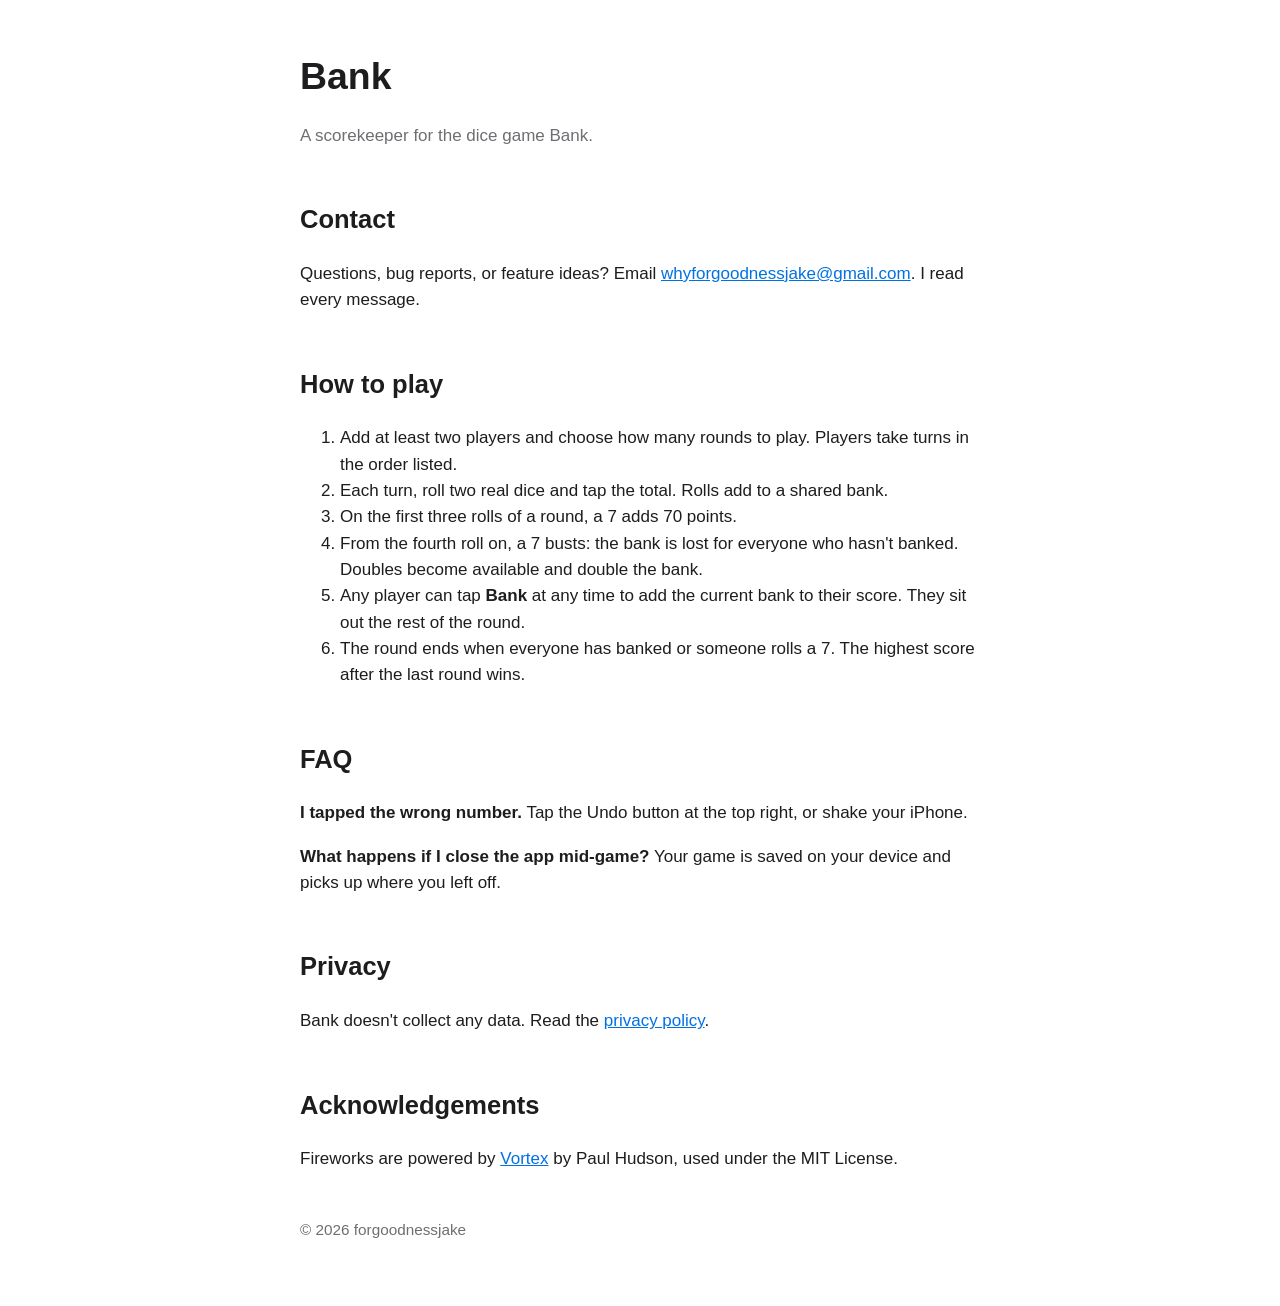
<file: bank/index.html>
<!doctype html>
<html lang="en">
<head>
  <meta charset="utf-8">
  <meta name="viewport" content="width=device-width, initial-scale=1">
  <title>Bank – Support</title>
  <link rel="stylesheet" href="style.css">
</head>
<body>
<main>
  <h1>Bank</h1>
  <p class="subtitle">A scorekeeper for the dice game Bank.</p>

  <h2>Contact</h2>
  <p>Questions, bug reports, or feature ideas? Email <a href="mailto:whyforgoodnessjake@gmail.com">whyforgoodnessjake@gmail.com</a>. I read every message.</p>

  <h2>How to play</h2>
  <ol>
    <li>Add at least two players and choose how many rounds to play. Players take turns in the order listed.</li>
    <li>Each turn, roll two real dice and tap the total. Rolls add to a shared bank.</li>
    <li>On the first three rolls of a round, a 7 adds 70 points.</li>
    <li>From the fourth roll on, a 7 busts: the bank is lost for everyone who hasn't banked. Doubles become available and double the bank.</li>
    <li>Any player can tap <strong>Bank</strong> at any time to add the current bank to their score. They sit out the rest of the round.</li>
    <li>The round ends when everyone has banked or someone rolls a 7. The highest score after the last round wins.</li>
  </ol>

  <h2>FAQ</h2>
  <p><strong>I tapped the wrong number.</strong> Tap the Undo button at the top right, or shake your iPhone.</p>
  <p><strong>What happens if I close the app mid-game?</strong> Your game is saved on your device and picks up where you left off.</p>

  <h2>Privacy</h2>
  <p>Bank doesn't collect any data. Read the <a href="privacy.html">privacy policy</a>.</p>

  <h2>Acknowledgements</h2>
  <p>Fireworks are powered by <a href="https://github.com/twostraws/Vortex">Vortex</a> by Paul Hudson, used under the MIT License.</p>

  <footer>© 2026 forgoodnessjake</footer>
</main>
</body>
</html>
</file>
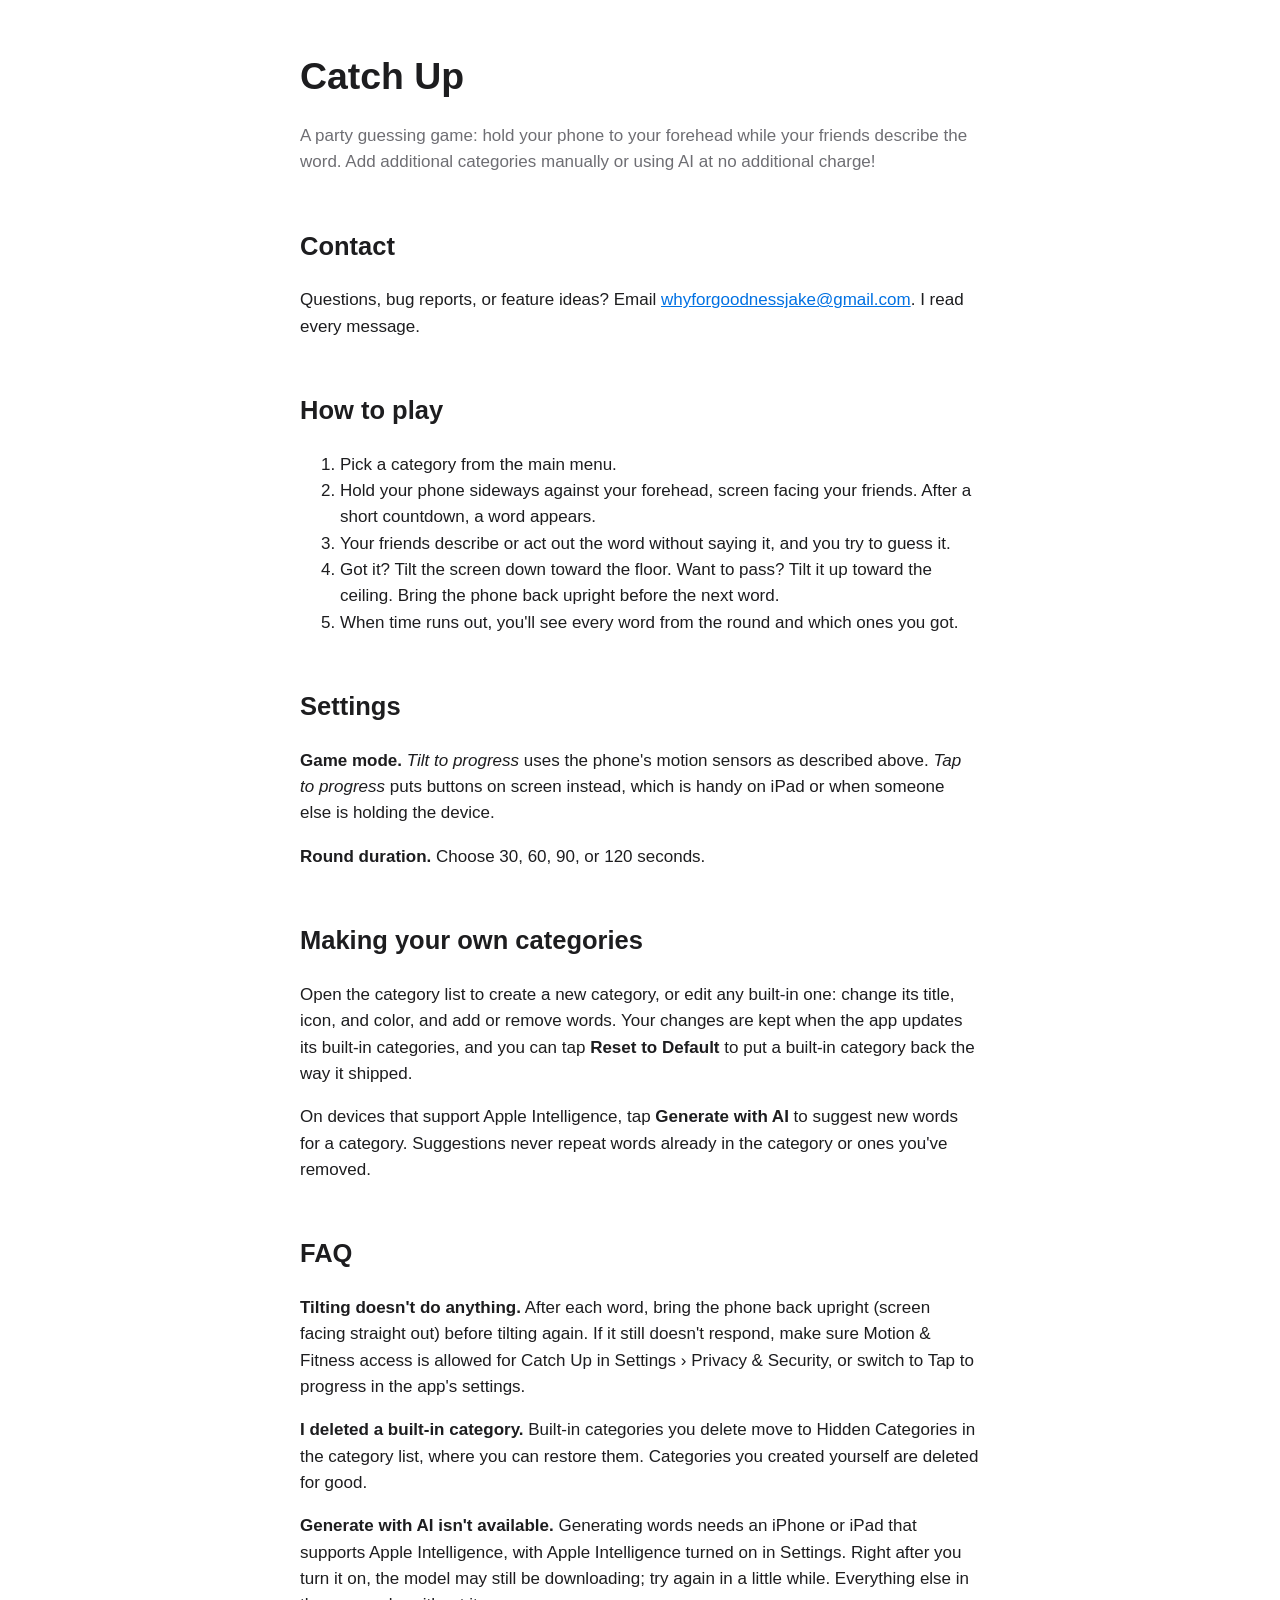
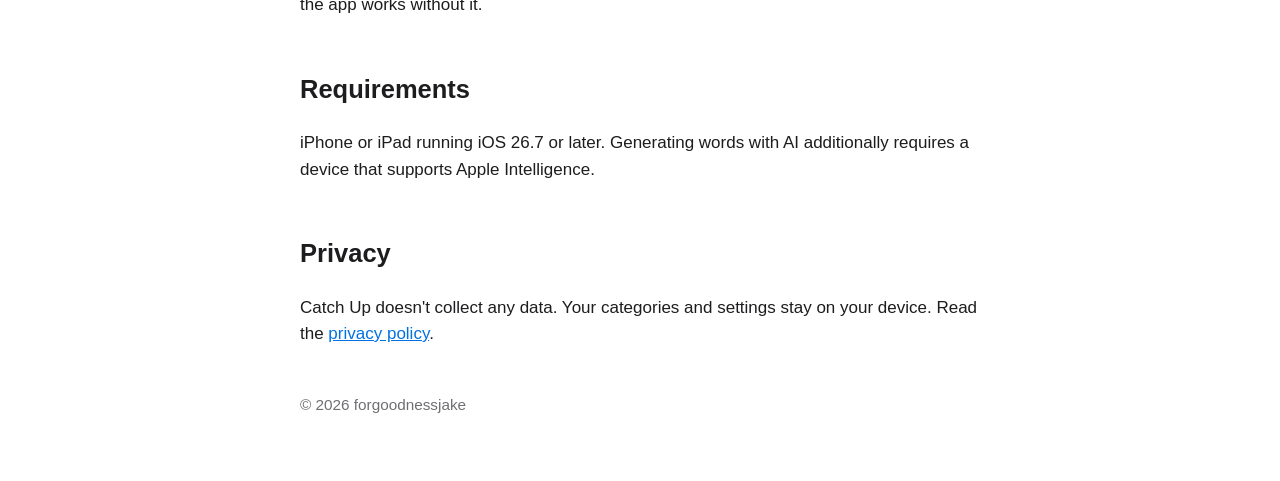
<file: catch-up/index.html>
<!doctype html>
<html lang="en">
<head>
  <meta charset="utf-8">
  <meta name="viewport" content="width=device-width, initial-scale=1">
  <title>Catch Up – Support</title>
  <link rel="stylesheet" href="style.css">
</head>
<body>
<main>
  <h1>Catch Up</h1>
  <p class="subtitle">A party guessing game: hold your phone to your forehead while your friends describe the word. Add additional categories manually or using AI at no additional charge!</p>

  <h2>Contact</h2>
  <p>Questions, bug reports, or feature ideas? Email <a href="mailto:whyforgoodnessjake@gmail.com">whyforgoodnessjake@gmail.com</a>. I read every message.</p>

  <h2>How to play</h2>
  <ol>
    <li>Pick a category from the main menu.</li>
    <li>Hold your phone sideways against your forehead, screen facing your friends. After a short countdown, a word appears.</li>
    <li>Your friends describe or act out the word without saying it, and you try to guess it.</li>
    <li>Got it? Tilt the screen down toward the floor. Want to pass? Tilt it up toward the ceiling. Bring the phone back upright before the next word.</li>
    <li>When time runs out, you'll see every word from the round and which ones you got.</li>
  </ol>

  <h2>Settings</h2>
  <p><strong>Game mode.</strong> <em>Tilt to progress</em> uses the phone's motion sensors as described above. <em>Tap to progress</em> puts buttons on screen instead, which is handy on iPad or when someone else is holding the device.</p>
  <p><strong>Round duration.</strong> Choose 30, 60, 90, or 120 seconds.</p>

  <h2>Making your own categories</h2>
  <p>Open the category list to create a new category, or edit any built-in one: change its title, icon, and color, and add or remove words. Your changes are kept when the app updates its built-in categories, and you can tap <strong>Reset to Default</strong> to put a built-in category back the way it shipped.</p>
  <p>On devices that support Apple Intelligence, tap <strong>Generate with AI</strong> to suggest new words for a category. Suggestions never repeat words already in the category or ones you've removed.</p>

  <h2>FAQ</h2>
  <p><strong>Tilting doesn't do anything.</strong> After each word, bring the phone back upright (screen facing straight out) before tilting again. If it still doesn't respond, make sure Motion &amp; Fitness access is allowed for Catch Up in Settings › Privacy &amp; Security, or switch to Tap to progress in the app's settings.</p>
  <p><strong>I deleted a built-in category.</strong> Built-in categories you delete move to Hidden Categories in the category list, where you can restore them. Categories you created yourself are deleted for good.</p>
  <p><strong>Generate with AI isn't available.</strong> Generating words needs an iPhone or iPad that supports Apple Intelligence, with Apple Intelligence turned on in Settings. Right after you turn it on, the model may still be downloading; try again in a little while. Everything else in the app works without it.</p>

  <h2>Requirements</h2>
  <p>iPhone or iPad running iOS 26.7 or later. Generating words with AI additionally requires a device that supports Apple Intelligence.</p>

  <h2>Privacy</h2>
  <p>Catch Up doesn't collect any data. Your categories and settings stay on your device. Read the <a href="privacy.html">privacy policy</a>.</p>

  <footer>© 2026 forgoodnessjake</footer>
</main>
</body>
</html>
</file>
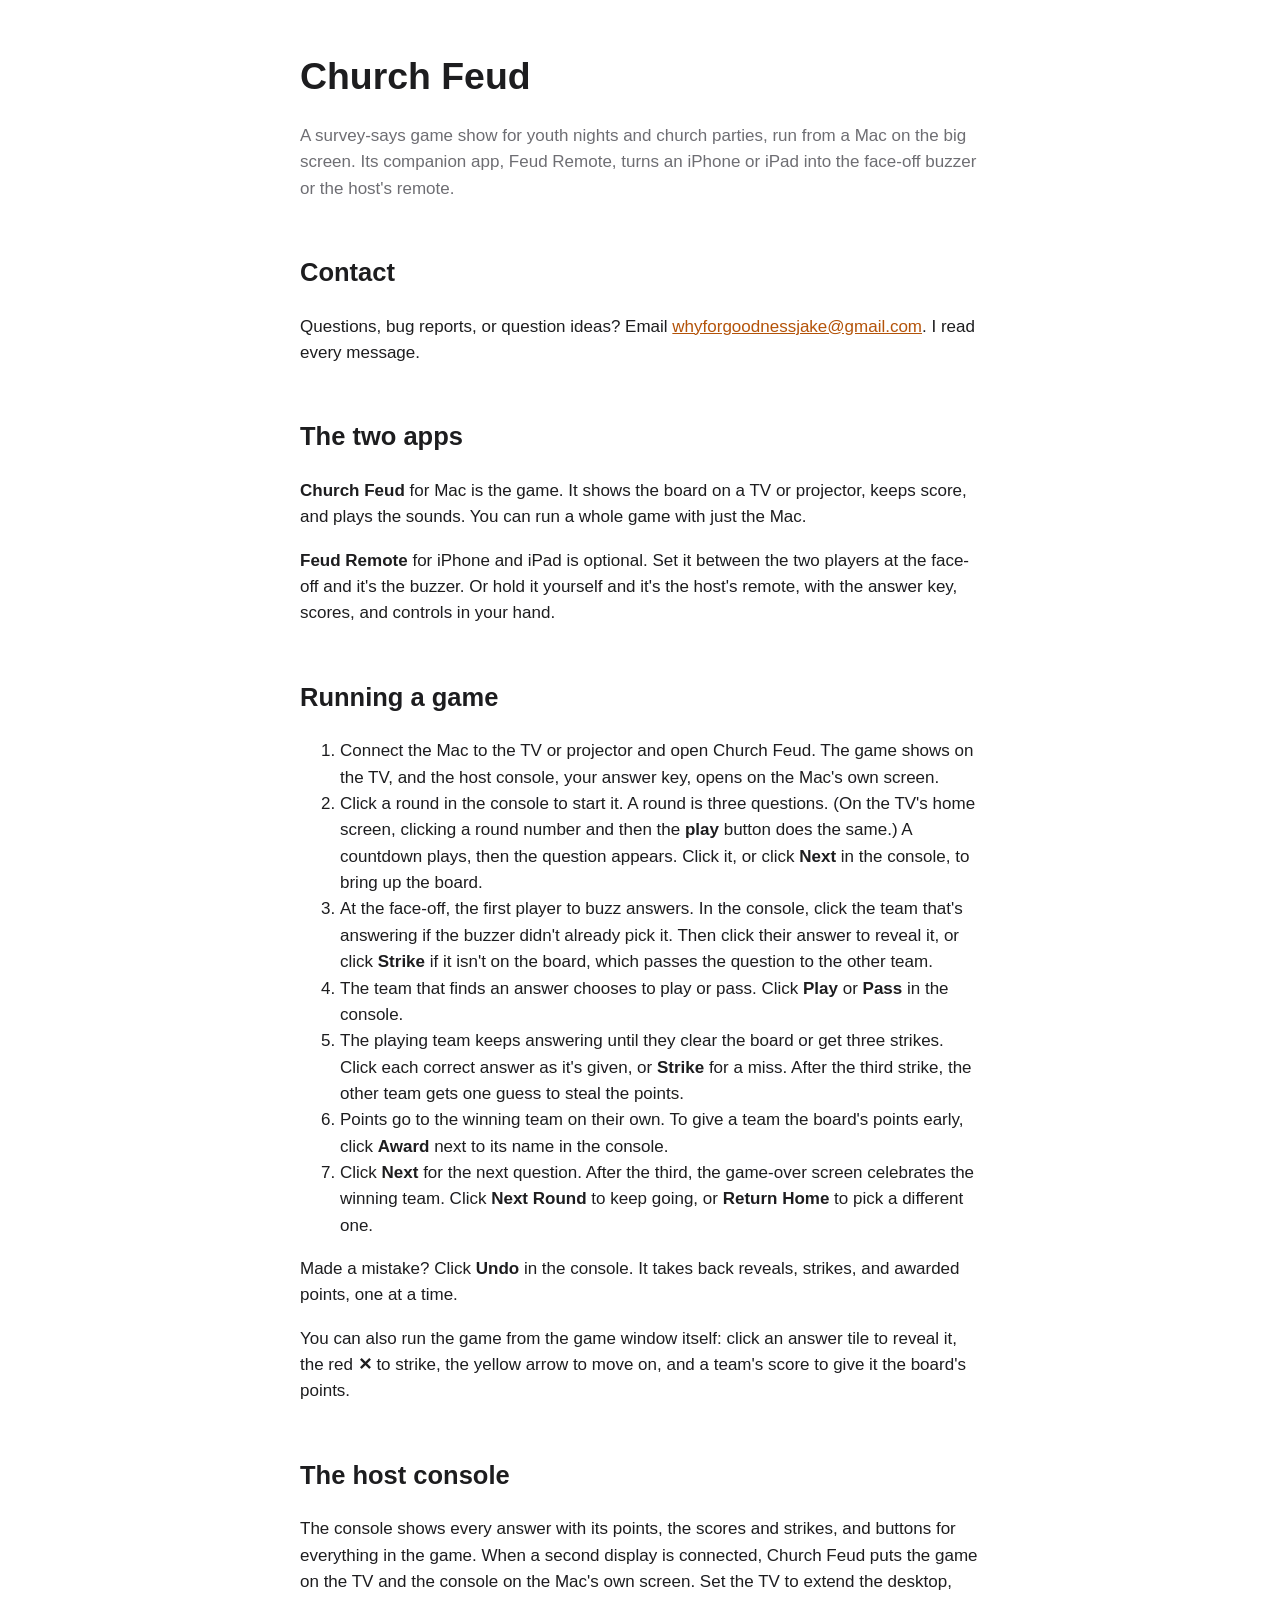
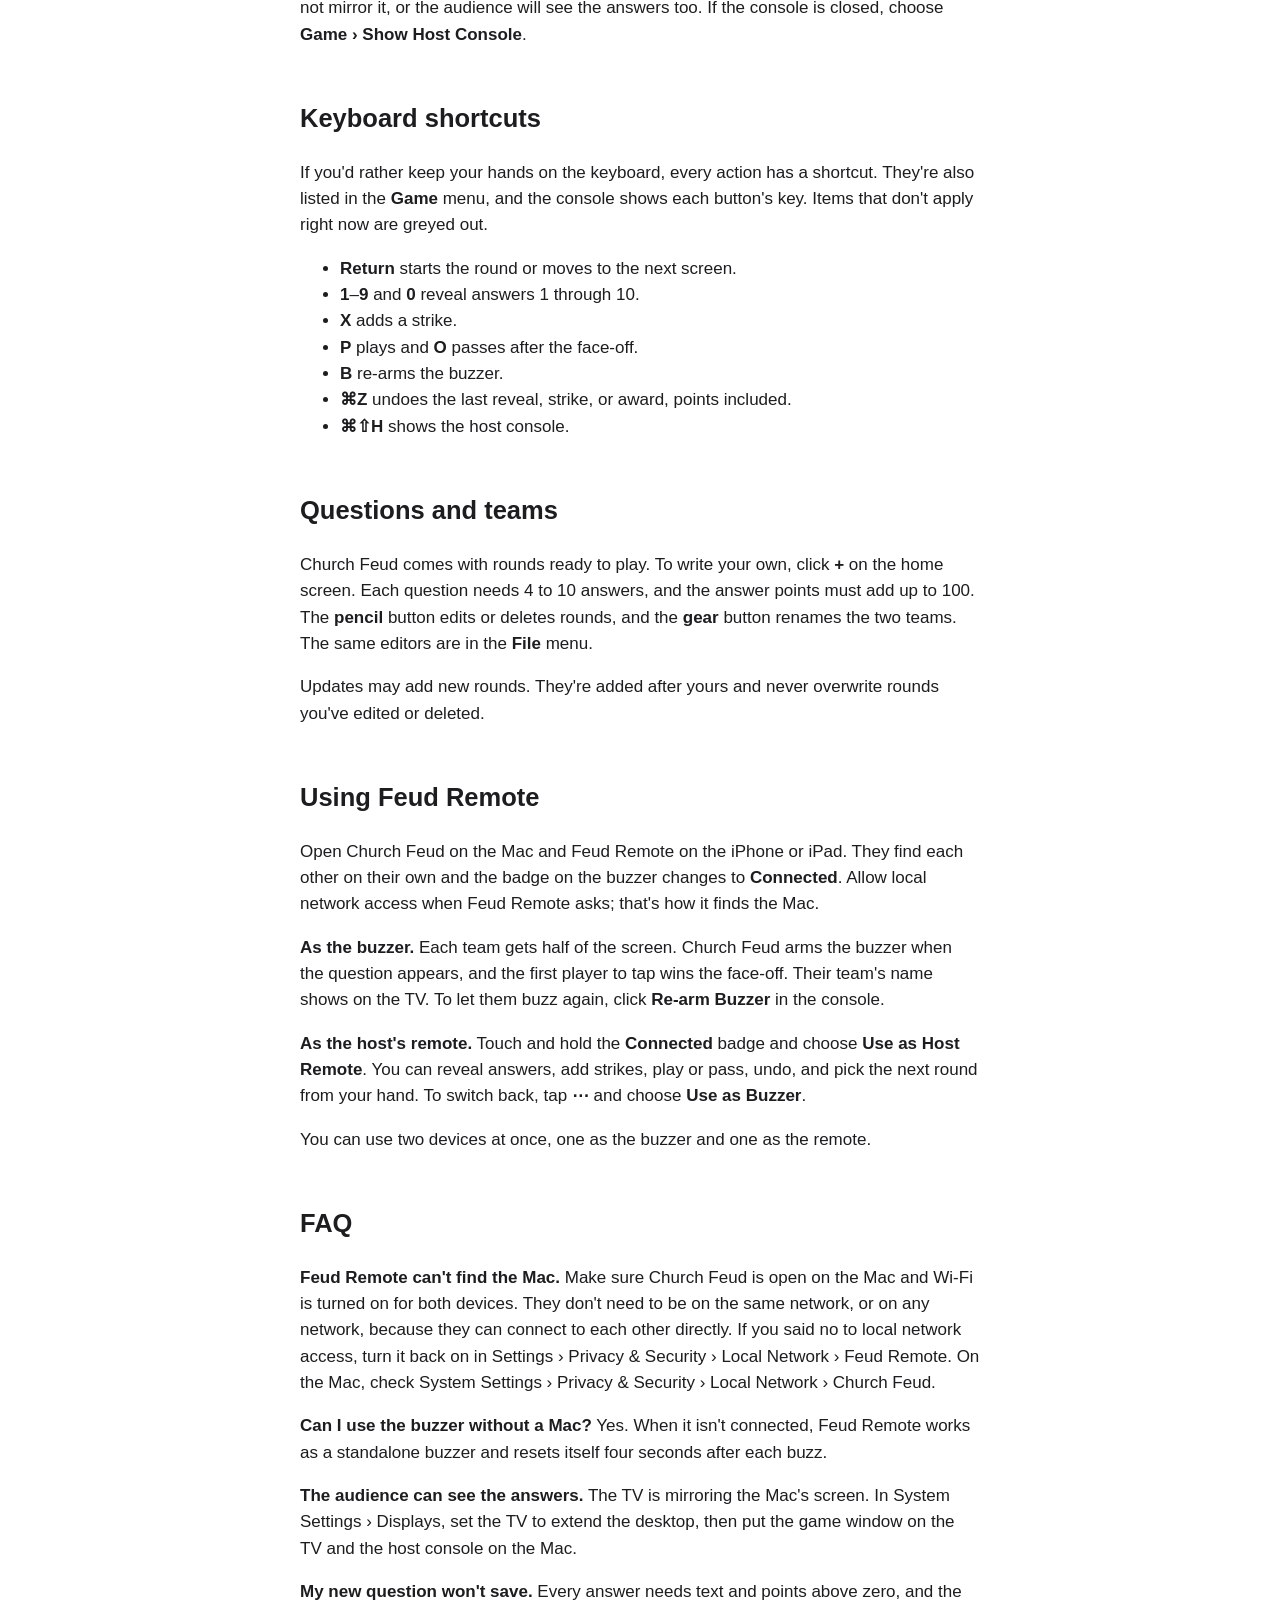
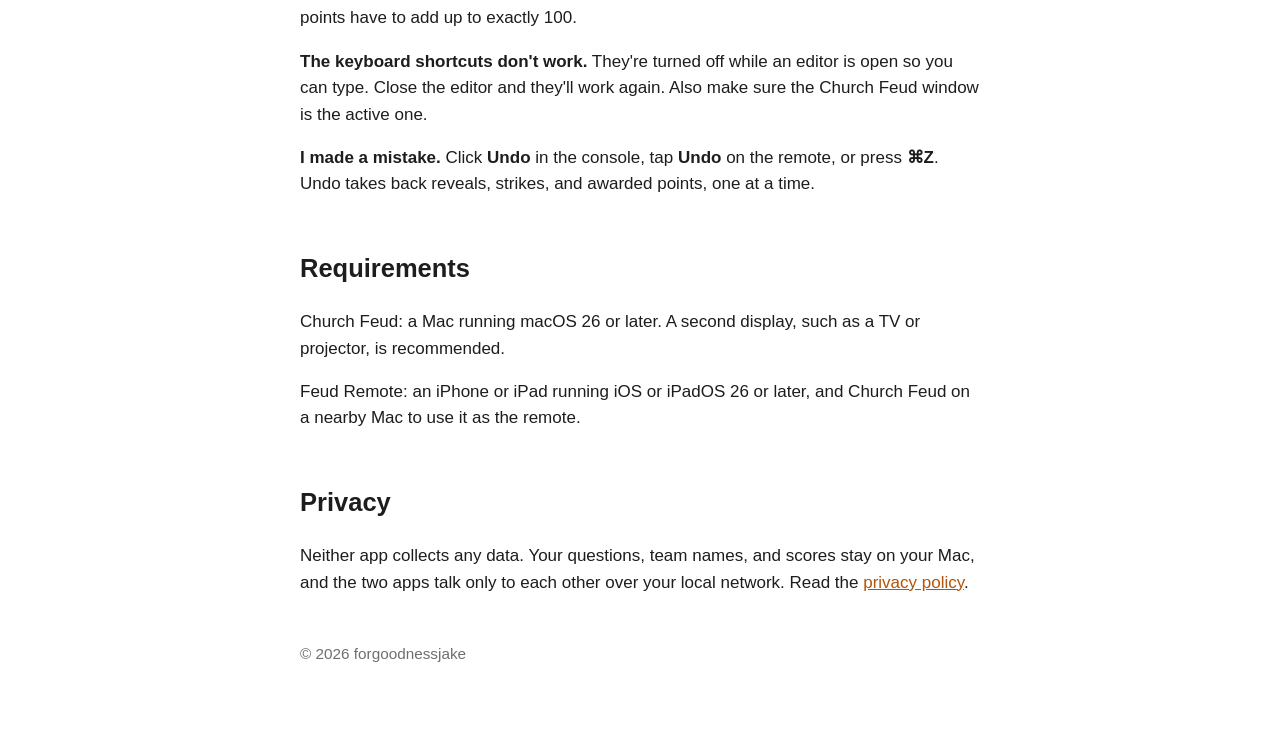
<file: church-feud/index.html>
<!doctype html>
<html lang="en">
<head>
  <meta charset="utf-8">
  <meta name="viewport" content="width=device-width, initial-scale=1">
  <title>Church Feud &amp; Feud Remote – Support</title>
  <link rel="stylesheet" href="style.css">
</head>
<body>
<main>
  <h1>Church Feud</h1>
  <p class="subtitle">A survey-says game show for youth nights and church parties, run from a Mac on the big screen. Its companion app, Feud Remote, turns an iPhone or iPad into the face-off buzzer or the host's remote.</p>

  <h2>Contact</h2>
  <p>Questions, bug reports, or question ideas? Email <a href="mailto:whyforgoodnessjake@gmail.com">whyforgoodnessjake@gmail.com</a>. I read every message.</p>

  <h2>The two apps</h2>
  <p><strong>Church Feud</strong> for Mac is the game. It shows the board on a TV or projector, keeps score, and plays the sounds. You can run a whole game with just the Mac.</p>
  <p><strong>Feud Remote</strong> for iPhone and iPad is optional. Set it between the two players at the face-off and it's the buzzer. Or hold it yourself and it's the host's remote, with the answer key, scores, and controls in your hand.</p>

  <h2>Running a game</h2>
  <ol>
    <li>Connect the Mac to the TV or projector and open Church Feud. The game shows on the TV, and the host console, your answer key, opens on the Mac's own screen.</li>
    <li>Click a round in the console to start it. A round is three questions. (On the TV's home screen, clicking a round number and then the <strong>play</strong> button does the same.) A countdown plays, then the question appears. Click it, or click <strong>Next</strong> in the console, to bring up the board.</li>
    <li>At the face-off, the first player to buzz answers. In the console, click the team that's answering if the buzzer didn't already pick it. Then click their answer to reveal it, or click <strong>Strike</strong> if it isn't on the board, which passes the question to the other team.</li>
    <li>The team that finds an answer chooses to play or pass. Click <strong>Play</strong> or <strong>Pass</strong> in the console.</li>
    <li>The playing team keeps answering until they clear the board or get three strikes. Click each correct answer as it's given, or <strong>Strike</strong> for a miss. After the third strike, the other team gets one guess to steal the points.</li>
    <li>Points go to the winning team on their own. To give a team the board's points early, click <strong>Award</strong> next to its name in the console.</li>
    <li>Click <strong>Next</strong> for the next question. After the third, the game-over screen celebrates the winning team. Click <strong>Next Round</strong> to keep going, or <strong>Return Home</strong> to pick a different one.</li>
  </ol>
  <p>Made a mistake? Click <strong>Undo</strong> in the console. It takes back reveals, strikes, and awarded points, one at a time.</p>
  <p>You can also run the game from the game window itself: click an answer tile to reveal it, the red <strong>✕</strong> to strike, the yellow arrow to move on, and a team's score to give it the board's points.</p>

  <h2>The host console</h2>
  <p>The console shows every answer with its points, the scores and strikes, and buttons for everything in the game. When a second display is connected, Church Feud puts the game on the TV and the console on the Mac's own screen. Set the TV to extend the desktop, not mirror it, or the audience will see the answers too. If the console is closed, choose <strong>Game › Show Host Console</strong>.</p>

  <h2>Keyboard shortcuts</h2>
  <p>If you'd rather keep your hands on the keyboard, every action has a shortcut. They're also listed in the <strong>Game</strong> menu, and the console shows each button's key. Items that don't apply right now are greyed out.</p>
  <ul>
    <li><strong>Return</strong> starts the round or moves to the next screen.</li>
    <li><strong>1</strong>–<strong>9</strong> and <strong>0</strong> reveal answers 1 through 10.</li>
    <li><strong>X</strong> adds a strike.</li>
    <li><strong>P</strong> plays and <strong>O</strong> passes after the face-off.</li>
    <li><strong>B</strong> re-arms the buzzer.</li>
    <li><strong>⌘Z</strong> undoes the last reveal, strike, or award, points included.</li>
    <li><strong>⌘⇧H</strong> shows the host console.</li>
  </ul>

  <h2>Questions and teams</h2>
  <p>Church Feud comes with rounds ready to play. To write your own, click <strong>+</strong> on the home screen. Each question needs 4 to 10 answers, and the answer points must add up to 100. The <strong>pencil</strong> button edits or deletes rounds, and the <strong>gear</strong> button renames the two teams. The same editors are in the <strong>File</strong> menu.</p>
  <p>Updates may add new rounds. They're added after yours and never overwrite rounds you've edited or deleted.</p>

  <h2>Using Feud Remote</h2>
  <p>Open Church Feud on the Mac and Feud Remote on the iPhone or iPad. They find each other on their own and the badge on the buzzer changes to <strong>Connected</strong>. Allow local network access when Feud Remote asks; that's how it finds the Mac.</p>
  <p><strong>As the buzzer.</strong> Each team gets half of the screen. Church Feud arms the buzzer when the question appears, and the first player to tap wins the face-off. Their team's name shows on the TV. To let them buzz again, click <strong>Re-arm Buzzer</strong> in the console.</p>
  <p><strong>As the host's remote.</strong> Touch and hold the <strong>Connected</strong> badge and choose <strong>Use as Host Remote</strong>. You can reveal answers, add strikes, play or pass, undo, and pick the next round from your hand. To switch back, tap <strong>⋯</strong> and choose <strong>Use as Buzzer</strong>.</p>
  <p>You can use two devices at once, one as the buzzer and one as the remote.</p>

  <h2>FAQ</h2>
  <p><strong>Feud Remote can't find the Mac.</strong> Make sure Church Feud is open on the Mac and Wi‑Fi is turned on for both devices. They don't need to be on the same network, or on any network, because they can connect to each other directly. If you said no to local network access, turn it back on in Settings › Privacy &amp; Security › Local Network › Feud Remote. On the Mac, check System Settings › Privacy &amp; Security › Local Network › Church Feud.</p>
  <p><strong>Can I use the buzzer without a Mac?</strong> Yes. When it isn't connected, Feud Remote works as a standalone buzzer and resets itself four seconds after each buzz.</p>
  <p><strong>The audience can see the answers.</strong> The TV is mirroring the Mac's screen. In System Settings › Displays, set the TV to extend the desktop, then put the game window on the TV and the host console on the Mac.</p>
  <p><strong>My new question won't save.</strong> Every answer needs text and points above zero, and the points have to add up to exactly 100.</p>
  <p><strong>The keyboard shortcuts don't work.</strong> They're turned off while an editor is open so you can type. Close the editor and they'll work again. Also make sure the Church Feud window is the active one.</p>
  <p><strong>I made a mistake.</strong> Click <strong>Undo</strong> in the console, tap <strong>Undo</strong> on the remote, or press <strong>⌘Z</strong>. Undo takes back reveals, strikes, and awarded points, one at a time.</p>

  <h2>Requirements</h2>
  <p>Church Feud: a Mac running macOS 26 or later. A second display, such as a TV or projector, is recommended.</p>
  <p>Feud Remote: an iPhone or iPad running iOS or iPadOS 26 or later, and Church Feud on a nearby Mac to use it as the remote.</p>

  <h2>Privacy</h2>
  <p>Neither app collects any data. Your questions, team names, and scores stay on your Mac, and the two apps talk only to each other over your local network. Read the <a href="privacy.html">privacy policy</a>.</p>

  <footer>© 2026 forgoodnessjake</footer>
</main>
</body>
</html>
</file>
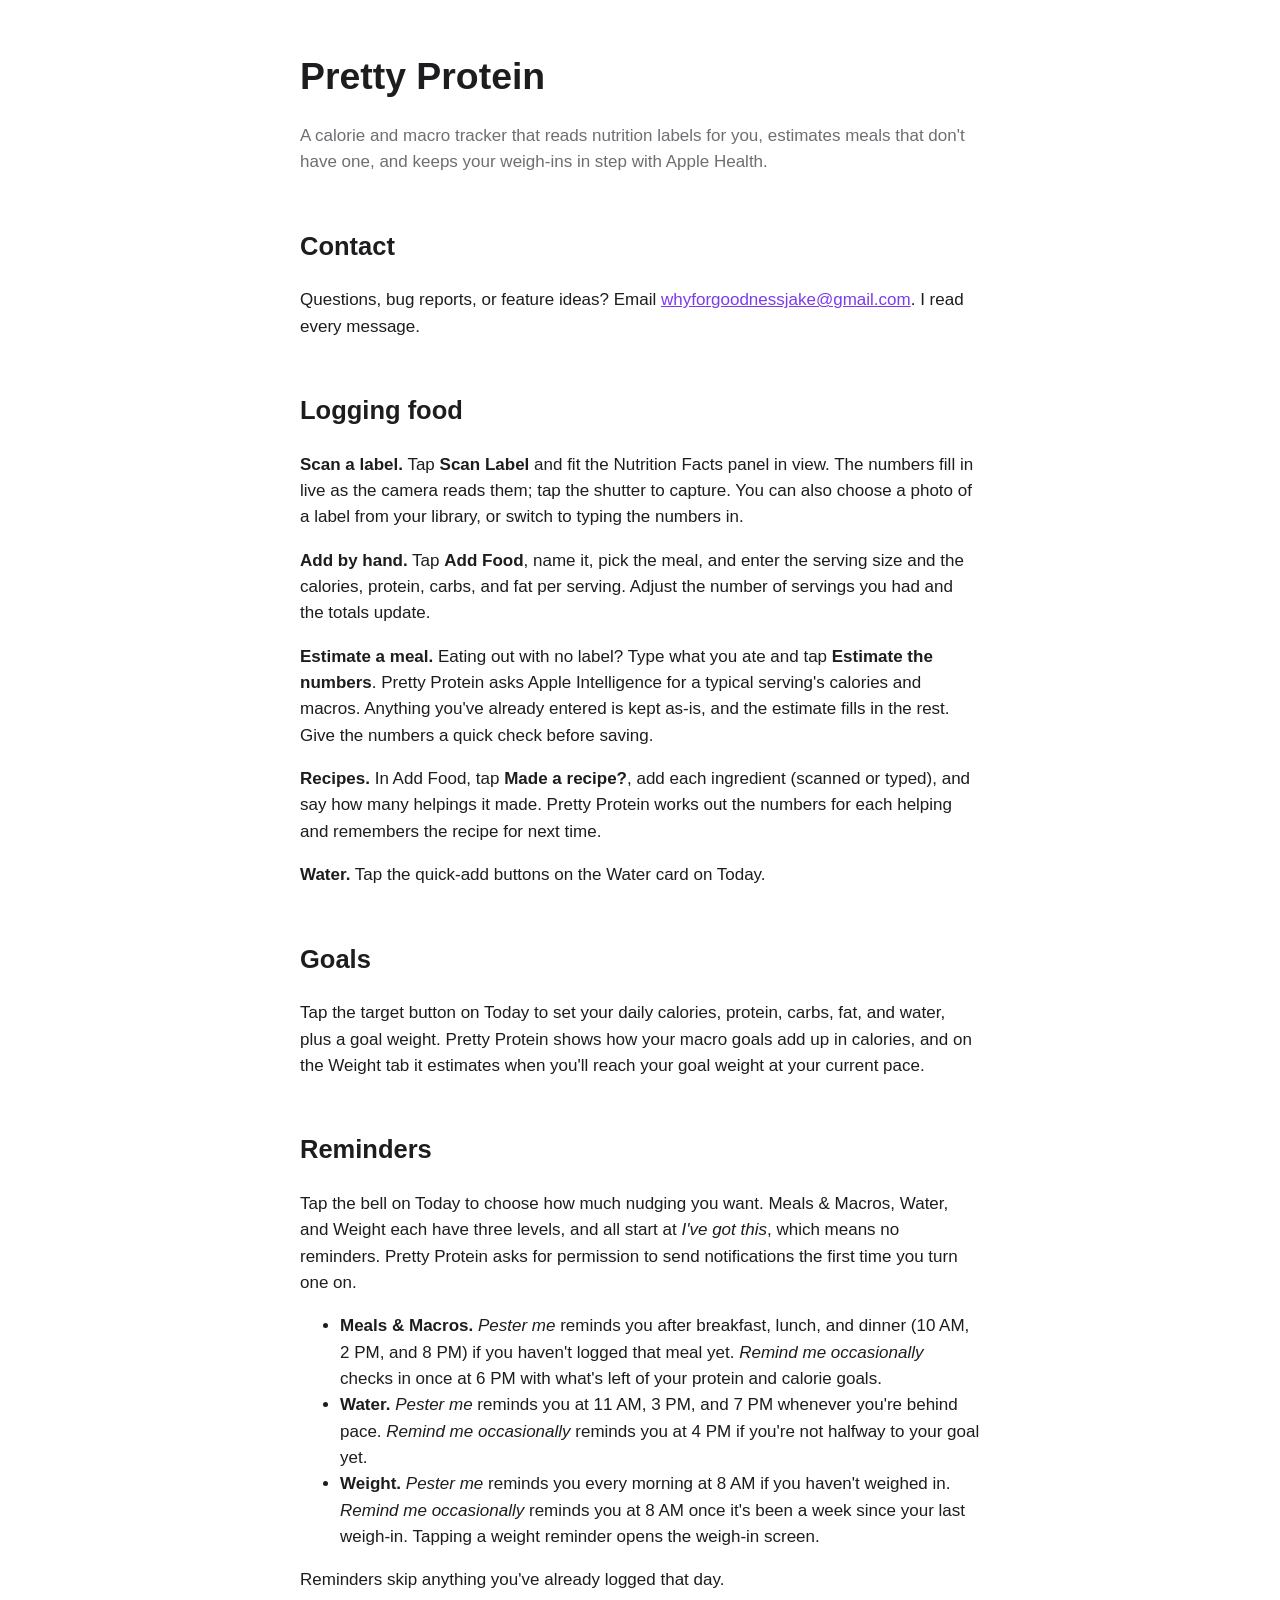
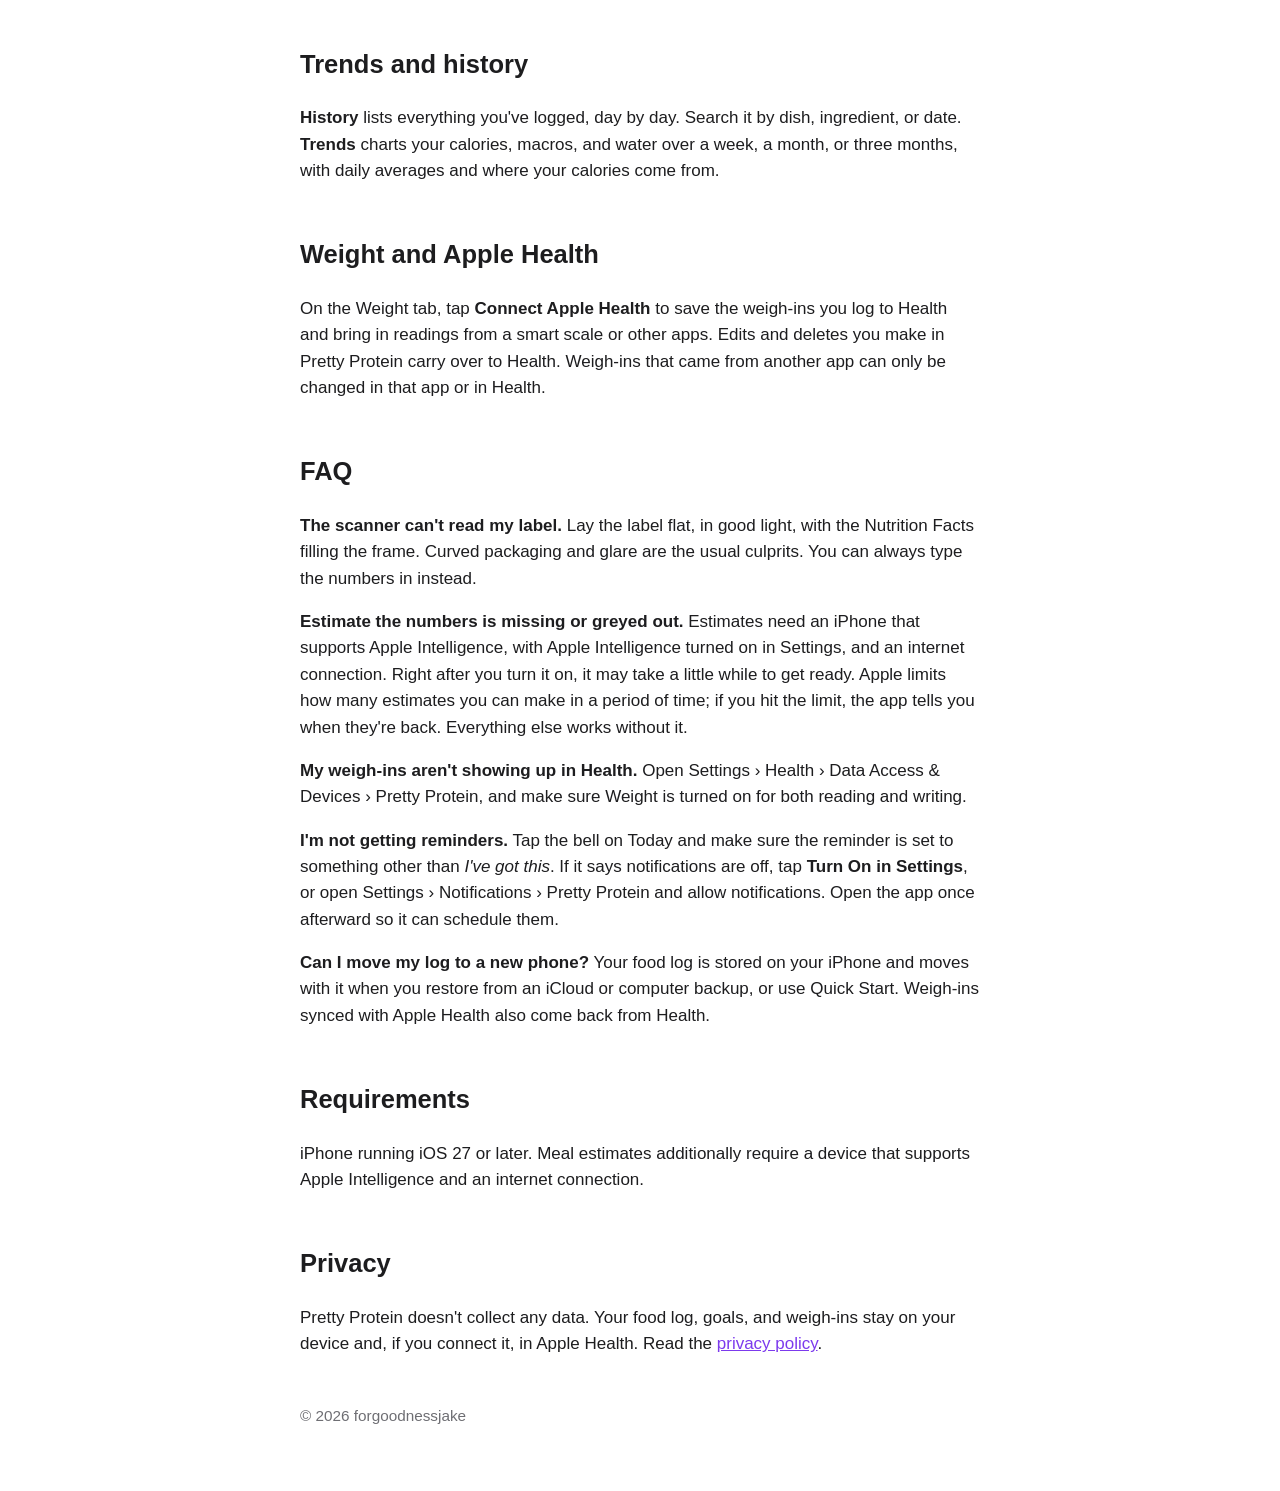
<file: pretty-protein/index.html>
<!doctype html>
<html lang="en">
<head>
  <meta charset="utf-8">
  <meta name="viewport" content="width=device-width, initial-scale=1">
  <title>Pretty Protein – Support</title>
  <link rel="stylesheet" href="style.css">
</head>
<body>
<main>
  <h1>Pretty Protein</h1>
  <p class="subtitle">A calorie and macro tracker that reads nutrition labels for you, estimates meals that don't have one, and keeps your weigh-ins in step with Apple Health.</p>

  <h2>Contact</h2>
  <p>Questions, bug reports, or feature ideas? Email <a href="mailto:whyforgoodnessjake@gmail.com">whyforgoodnessjake@gmail.com</a>. I read every message.</p>

  <h2>Logging food</h2>
  <p><strong>Scan a label.</strong> Tap <strong>Scan Label</strong> and fit the Nutrition Facts panel in view. The numbers fill in live as the camera reads them; tap the shutter to capture. You can also choose a photo of a label from your library, or switch to typing the numbers in.</p>
  <p><strong>Add by hand.</strong> Tap <strong>Add Food</strong>, name it, pick the meal, and enter the serving size and the calories, protein, carbs, and fat per serving. Adjust the number of servings you had and the totals update.</p>
  <p><strong>Estimate a meal.</strong> Eating out with no label? Type what you ate and tap <strong>Estimate the numbers</strong>. Pretty Protein asks Apple Intelligence for a typical serving's calories and macros. Anything you've already entered is kept as-is, and the estimate fills in the rest. Give the numbers a quick check before saving.</p>
  <p><strong>Recipes.</strong> In Add Food, tap <strong>Made a recipe?</strong>, add each ingredient (scanned or typed), and say how many helpings it made. Pretty Protein works out the numbers for each helping and remembers the recipe for next time.</p>
  <p><strong>Water.</strong> Tap the quick-add buttons on the Water card on Today.</p>

  <h2>Goals</h2>
  <p>Tap the target button on Today to set your daily calories, protein, carbs, fat, and water, plus a goal weight. Pretty Protein shows how your macro goals add up in calories, and on the Weight tab it estimates when you'll reach your goal weight at your current pace.</p>

  <h2>Reminders</h2>
  <p>Tap the bell on Today to choose how much nudging you want. Meals &amp; Macros, Water, and Weight each have three levels, and all start at <em>I've got this</em>, which means no reminders. Pretty Protein asks for permission to send notifications the first time you turn one on.</p>
  <ul>
    <li><strong>Meals &amp; Macros.</strong> <em>Pester me</em> reminds you after breakfast, lunch, and dinner (10 AM, 2 PM, and 8 PM) if you haven't logged that meal yet. <em>Remind me occasionally</em> checks in once at 6 PM with what's left of your protein and calorie goals.</li>
    <li><strong>Water.</strong> <em>Pester me</em> reminds you at 11 AM, 3 PM, and 7 PM whenever you're behind pace. <em>Remind me occasionally</em> reminds you at 4 PM if you're not halfway to your goal yet.</li>
    <li><strong>Weight.</strong> <em>Pester me</em> reminds you every morning at 8 AM if you haven't weighed in. <em>Remind me occasionally</em> reminds you at 8 AM once it's been a week since your last weigh-in. Tapping a weight reminder opens the weigh-in screen.</li>
  </ul>
  <p>Reminders skip anything you've already logged that day.</p>

  <h2>Trends and history</h2>
  <p><strong>History</strong> lists everything you've logged, day by day. Search it by dish, ingredient, or date. <strong>Trends</strong> charts your calories, macros, and water over a week, a month, or three months, with daily averages and where your calories come from.</p>

  <h2>Weight and Apple Health</h2>
  <p>On the Weight tab, tap <strong>Connect Apple Health</strong> to save the weigh-ins you log to Health and bring in readings from a smart scale or other apps. Edits and deletes you make in Pretty Protein carry over to Health. Weigh-ins that came from another app can only be changed in that app or in Health.</p>

  <h2>FAQ</h2>
  <p><strong>The scanner can't read my label.</strong> Lay the label flat, in good light, with the Nutrition Facts filling the frame. Curved packaging and glare are the usual culprits. You can always type the numbers in instead.</p>
  <p><strong>Estimate the numbers is missing or greyed out.</strong> Estimates need an iPhone that supports Apple Intelligence, with Apple Intelligence turned on in Settings, and an internet connection. Right after you turn it on, it may take a little while to get ready. Apple limits how many estimates you can make in a period of time; if you hit the limit, the app tells you when they're back. Everything else works without it.</p>
  <p><strong>My weigh-ins aren't showing up in Health.</strong> Open Settings › Health › Data Access &amp; Devices › Pretty Protein, and make sure Weight is turned on for both reading and writing.</p>
  <p><strong>I'm not getting reminders.</strong> Tap the bell on Today and make sure the reminder is set to something other than <em>I've got this</em>. If it says notifications are off, tap <strong>Turn On in Settings</strong>, or open Settings › Notifications › Pretty Protein and allow notifications. Open the app once afterward so it can schedule them.</p>
  <p><strong>Can I move my log to a new phone?</strong> Your food log is stored on your iPhone and moves with it when you restore from an iCloud or computer backup, or use Quick Start. Weigh-ins synced with Apple Health also come back from Health.</p>

  <h2>Requirements</h2>
  <p>iPhone running iOS 27 or later. Meal estimates additionally require a device that supports Apple Intelligence and an internet connection.</p>

  <h2>Privacy</h2>
  <p>Pretty Protein doesn't collect any data. Your food log, goals, and weigh-ins stay on your device and, if you connect it, in Apple Health. Read the <a href="privacy.html">privacy policy</a>.</p>

  <footer>© 2026 forgoodnessjake</footer>
</main>
</body>
</html>
</file>
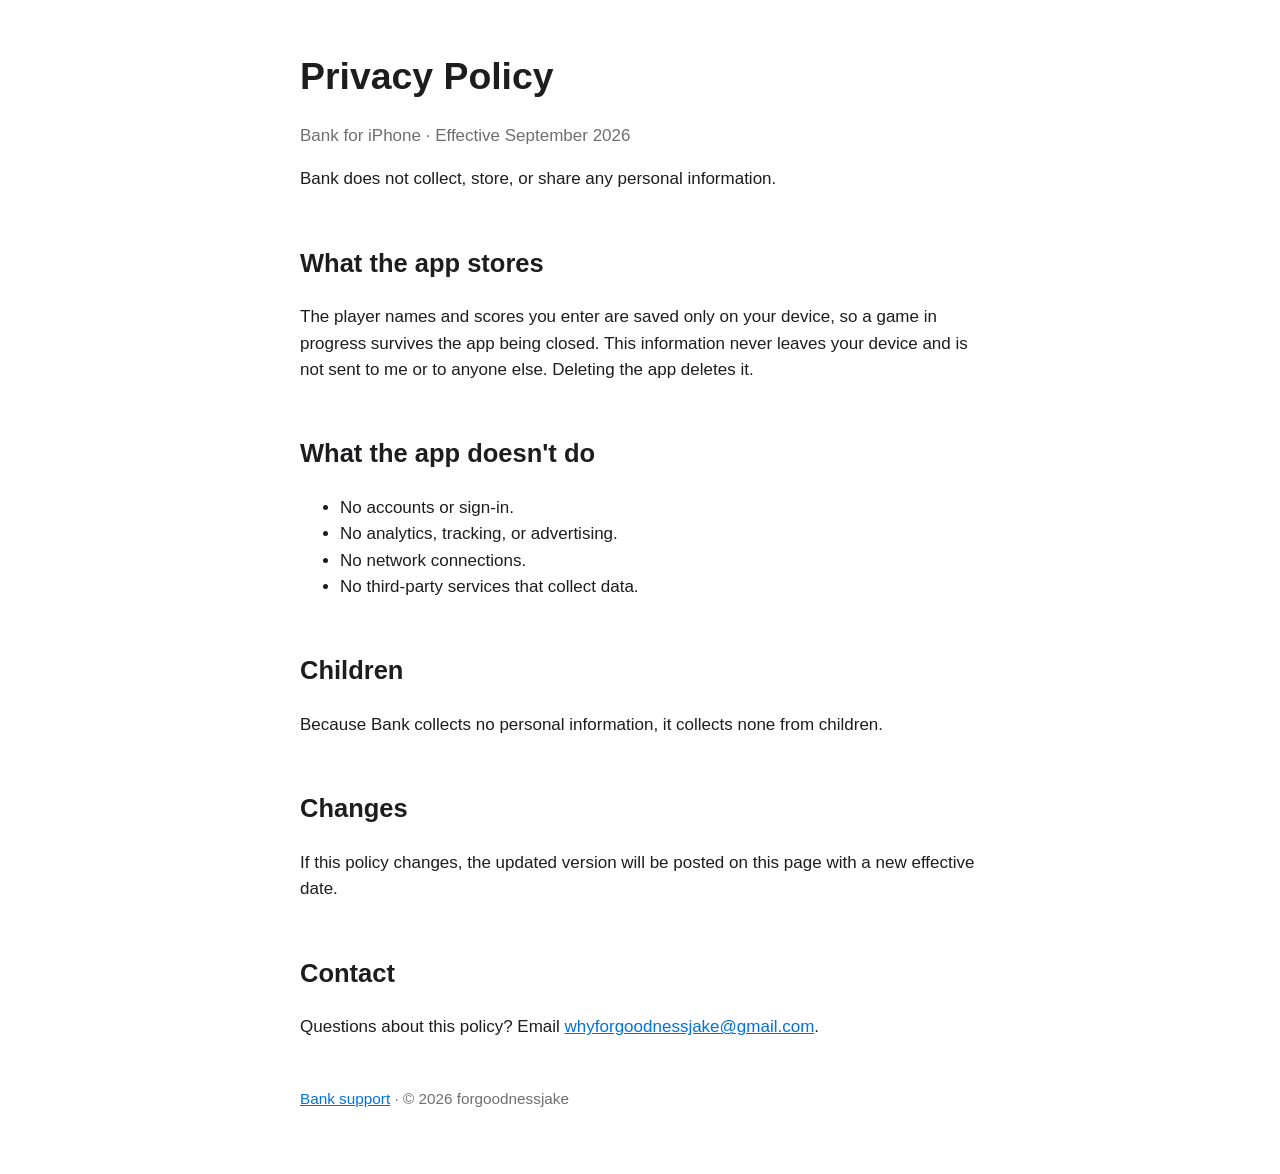
<file: bank/privacy.html>
<!doctype html>
<html lang="en">
<head>
  <meta charset="utf-8">
  <meta name="viewport" content="width=device-width, initial-scale=1">
  <title>Bank – Privacy Policy</title>
  <link rel="stylesheet" href="style.css">
</head>
<body>
<main>
  <h1>Privacy Policy</h1>
  <p class="subtitle">Bank for iPhone · Effective September 2026</p>

  <p>Bank does not collect, store, or share any personal information.</p>

  <h2>What the app stores</h2>
  <p>The player names and scores you enter are saved only on your device, so a game in progress survives the app being closed. This information never leaves your device and is not sent to me or to anyone else. Deleting the app deletes it.</p>

  <h2>What the app doesn't do</h2>
  <ul>
    <li>No accounts or sign-in.</li>
    <li>No analytics, tracking, or advertising.</li>
    <li>No network connections.</li>
    <li>No third-party services that collect data.</li>
  </ul>

  <h2>Children</h2>
  <p>Because Bank collects no personal information, it collects none from children.</p>

  <h2>Changes</h2>
  <p>If this policy changes, the updated version will be posted on this page with a new effective date.</p>

  <h2>Contact</h2>
  <p>Questions about this policy? Email <a href="mailto:whyforgoodnessjake@gmail.com">whyforgoodnessjake@gmail.com</a>.</p>

  <footer><a href="index.html">Bank support</a> · © 2026 forgoodnessjake</footer>
</main>
</body>
</html>
</file>
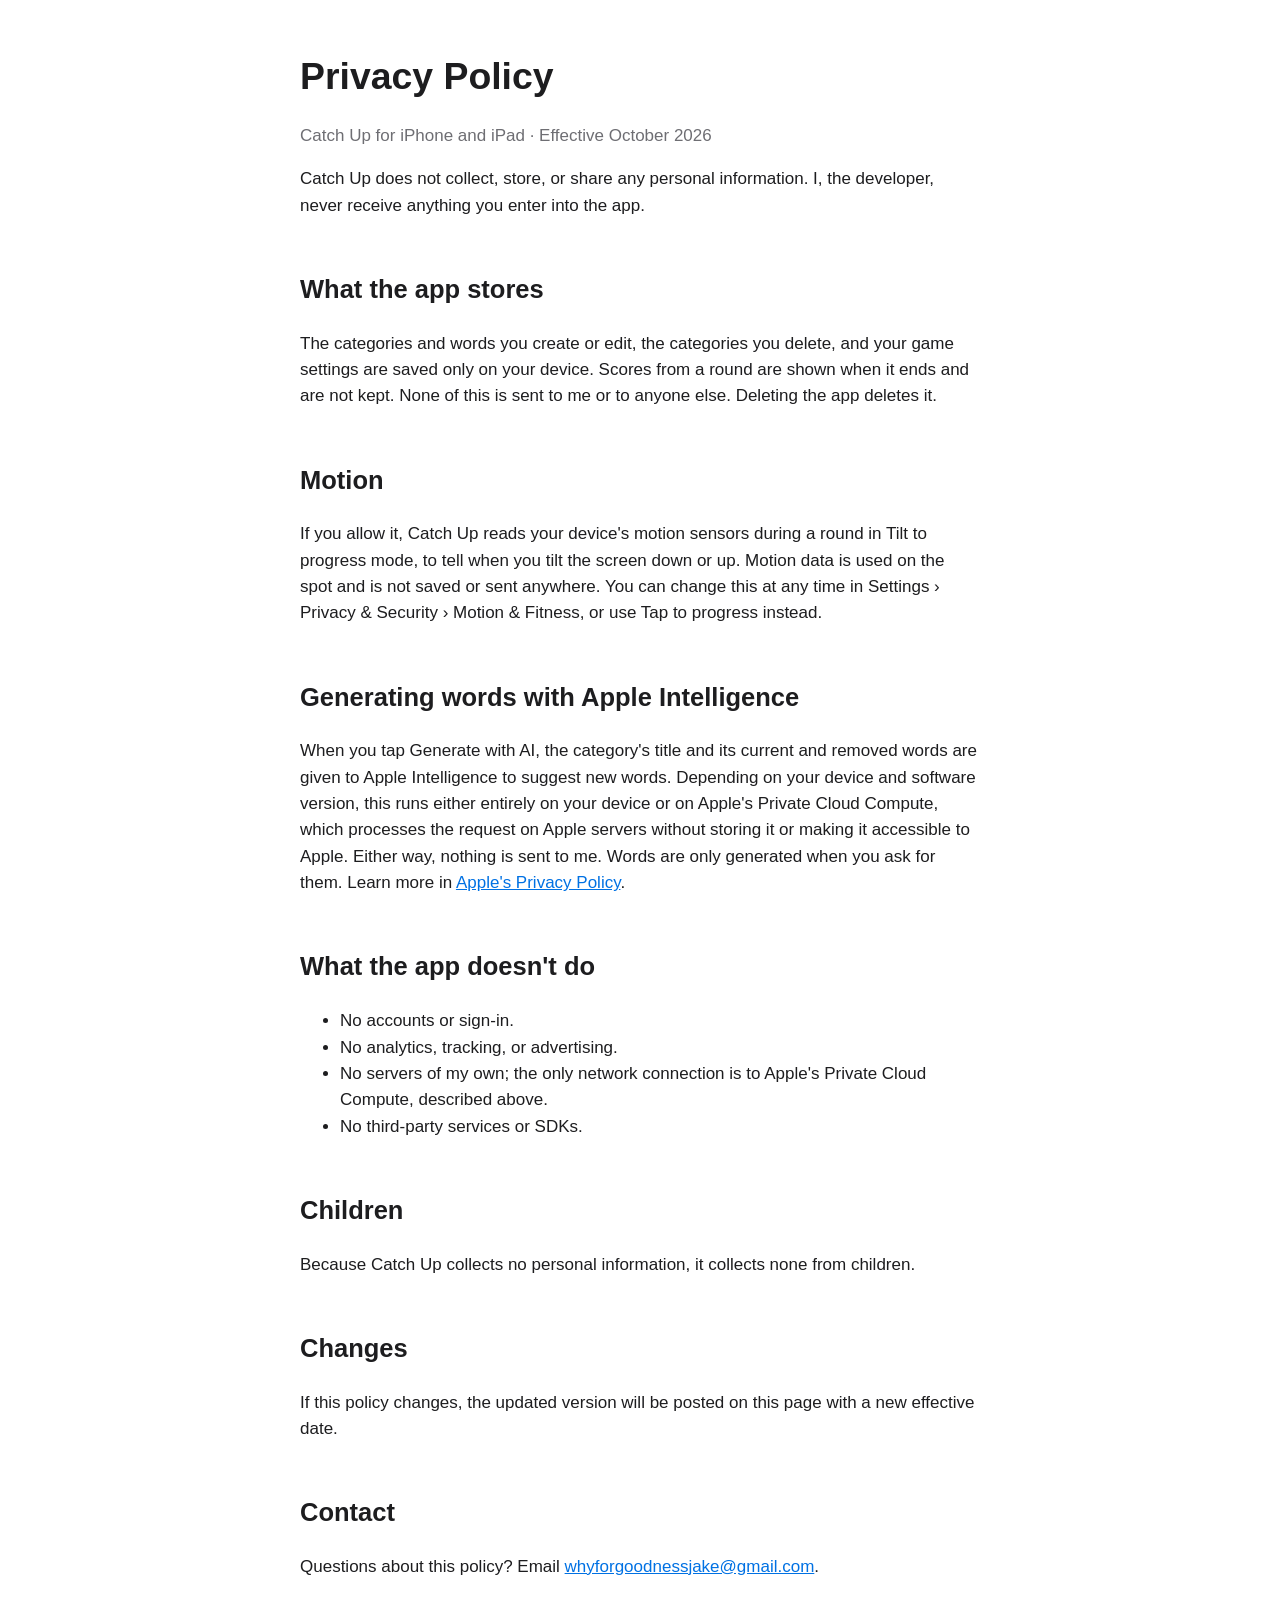
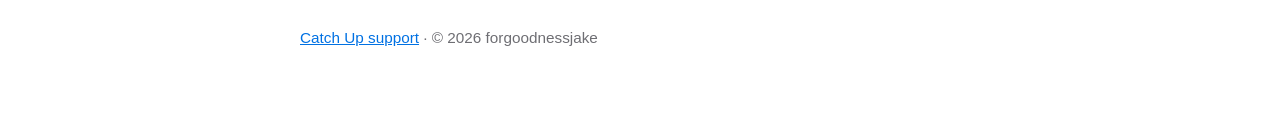
<file: catch-up/privacy.html>
<!doctype html>
<html lang="en">
<head>
  <meta charset="utf-8">
  <meta name="viewport" content="width=device-width, initial-scale=1">
  <title>Catch Up – Privacy Policy</title>
  <link rel="stylesheet" href="style.css">
</head>
<body>
<main>
  <h1>Privacy Policy</h1>
  <p class="subtitle">Catch Up for iPhone and iPad · Effective October 2026</p>

  <p>Catch Up does not collect, store, or share any personal information. I, the developer, never receive anything you enter into the app.</p>

  <h2>What the app stores</h2>
  <p>The categories and words you create or edit, the categories you delete, and your game settings are saved only on your device. Scores from a round are shown when it ends and are not kept. None of this is sent to me or to anyone else. Deleting the app deletes it.</p>

  <h2>Motion</h2>
  <p>If you allow it, Catch Up reads your device's motion sensors during a round in Tilt to progress mode, to tell when you tilt the screen down or up. Motion data is used on the spot and is not saved or sent anywhere. You can change this at any time in Settings › Privacy &amp; Security › Motion &amp; Fitness, or use Tap to progress instead.</p>

  <h2>Generating words with Apple Intelligence</h2>
  <p>When you tap Generate with AI, the category's title and its current and removed words are given to Apple Intelligence to suggest new words. Depending on your device and software version, this runs either entirely on your device or on Apple's Private Cloud Compute, which processes the request on Apple servers without storing it or making it accessible to Apple. Either way, nothing is sent to me. Words are only generated when you ask for them. Learn more in <a href="https://www.apple.com/legal/privacy/">Apple's Privacy Policy</a>.</p>

  <h2>What the app doesn't do</h2>
  <ul>
    <li>No accounts or sign-in.</li>
    <li>No analytics, tracking, or advertising.</li>
    <li>No servers of my own; the only network connection is to Apple's Private Cloud Compute, described above.</li>
    <li>No third-party services or SDKs.</li>
  </ul>

  <h2>Children</h2>
  <p>Because Catch Up collects no personal information, it collects none from children.</p>

  <h2>Changes</h2>
  <p>If this policy changes, the updated version will be posted on this page with a new effective date.</p>

  <h2>Contact</h2>
  <p>Questions about this policy? Email <a href="mailto:whyforgoodnessjake@gmail.com">whyforgoodnessjake@gmail.com</a>.</p>

  <footer><a href="index.html">Catch Up support</a> · © 2026 forgoodnessjake</footer>
</main>
</body>
</html>
</file>
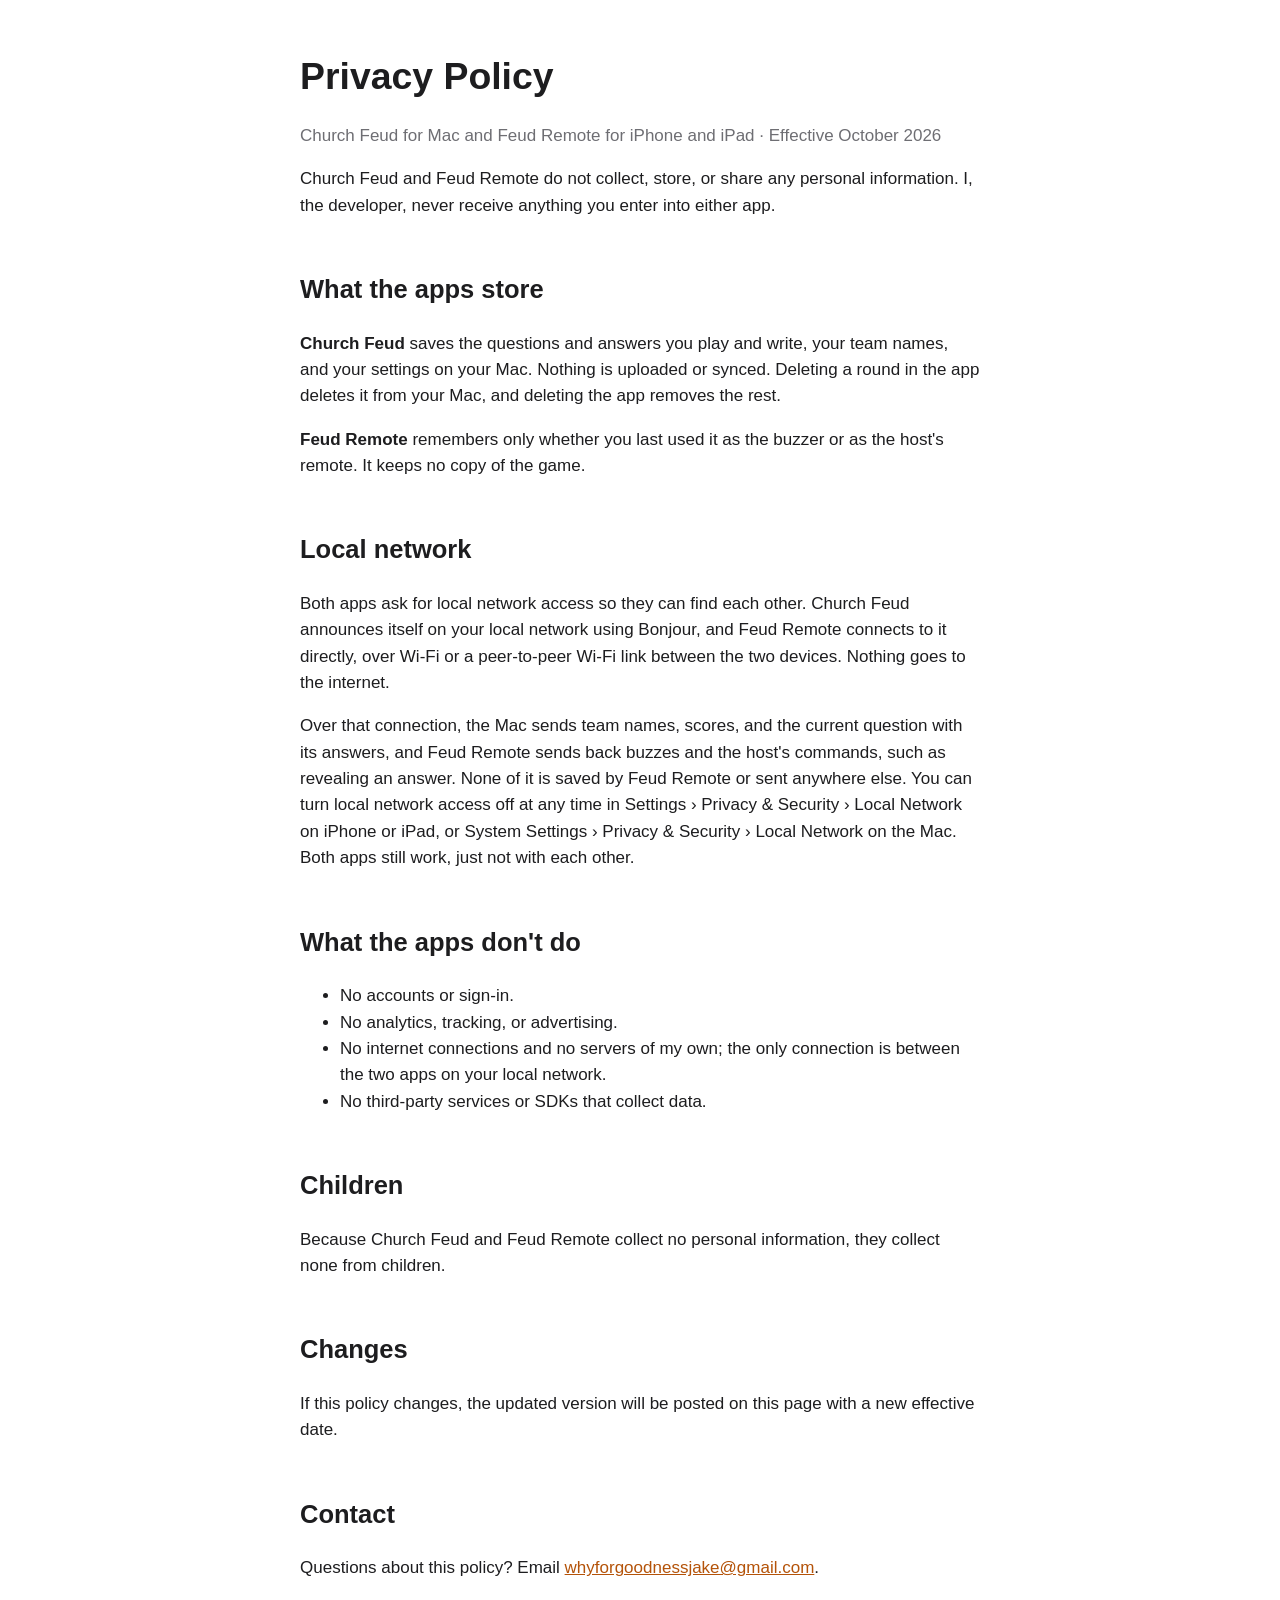
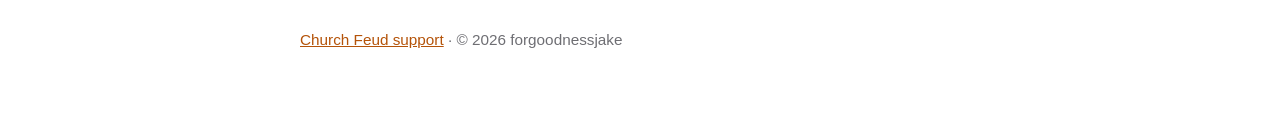
<file: church-feud/privacy.html>
<!doctype html>
<html lang="en">
<head>
  <meta charset="utf-8">
  <meta name="viewport" content="width=device-width, initial-scale=1">
  <title>Church Feud &amp; Feud Remote – Privacy Policy</title>
  <link rel="stylesheet" href="style.css">
</head>
<body>
<main>
  <h1>Privacy Policy</h1>
  <p class="subtitle">Church Feud for Mac and Feud Remote for iPhone and iPad · Effective October 2026</p>

  <p>Church Feud and Feud Remote do not collect, store, or share any personal information. I, the developer, never receive anything you enter into either app.</p>

  <h2>What the apps store</h2>
  <p><strong>Church Feud</strong> saves the questions and answers you play and write, your team names, and your settings on your Mac. Nothing is uploaded or synced. Deleting a round in the app deletes it from your Mac, and deleting the app removes the rest.</p>
  <p><strong>Feud Remote</strong> remembers only whether you last used it as the buzzer or as the host's remote. It keeps no copy of the game.</p>

  <h2>Local network</h2>
  <p>Both apps ask for local network access so they can find each other. Church Feud announces itself on your local network using Bonjour, and Feud Remote connects to it directly, over Wi‑Fi or a peer-to-peer Wi‑Fi link between the two devices. Nothing goes to the internet.</p>
  <p>Over that connection, the Mac sends team names, scores, and the current question with its answers, and Feud Remote sends back buzzes and the host's commands, such as revealing an answer. None of it is saved by Feud Remote or sent anywhere else. You can turn local network access off at any time in Settings › Privacy &amp; Security › Local Network on iPhone or iPad, or System Settings › Privacy &amp; Security › Local Network on the Mac. Both apps still work, just not with each other.</p>

  <h2>What the apps don't do</h2>
  <ul>
    <li>No accounts or sign-in.</li>
    <li>No analytics, tracking, or advertising.</li>
    <li>No internet connections and no servers of my own; the only connection is between the two apps on your local network.</li>
    <li>No third-party services or SDKs that collect data.</li>
  </ul>

  <h2>Children</h2>
  <p>Because Church Feud and Feud Remote collect no personal information, they collect none from children.</p>

  <h2>Changes</h2>
  <p>If this policy changes, the updated version will be posted on this page with a new effective date.</p>

  <h2>Contact</h2>
  <p>Questions about this policy? Email <a href="mailto:whyforgoodnessjake@gmail.com">whyforgoodnessjake@gmail.com</a>.</p>

  <footer><a href="index.html">Church Feud support</a> · © 2026 forgoodnessjake</footer>
</main>
</body>
</html>
</file>
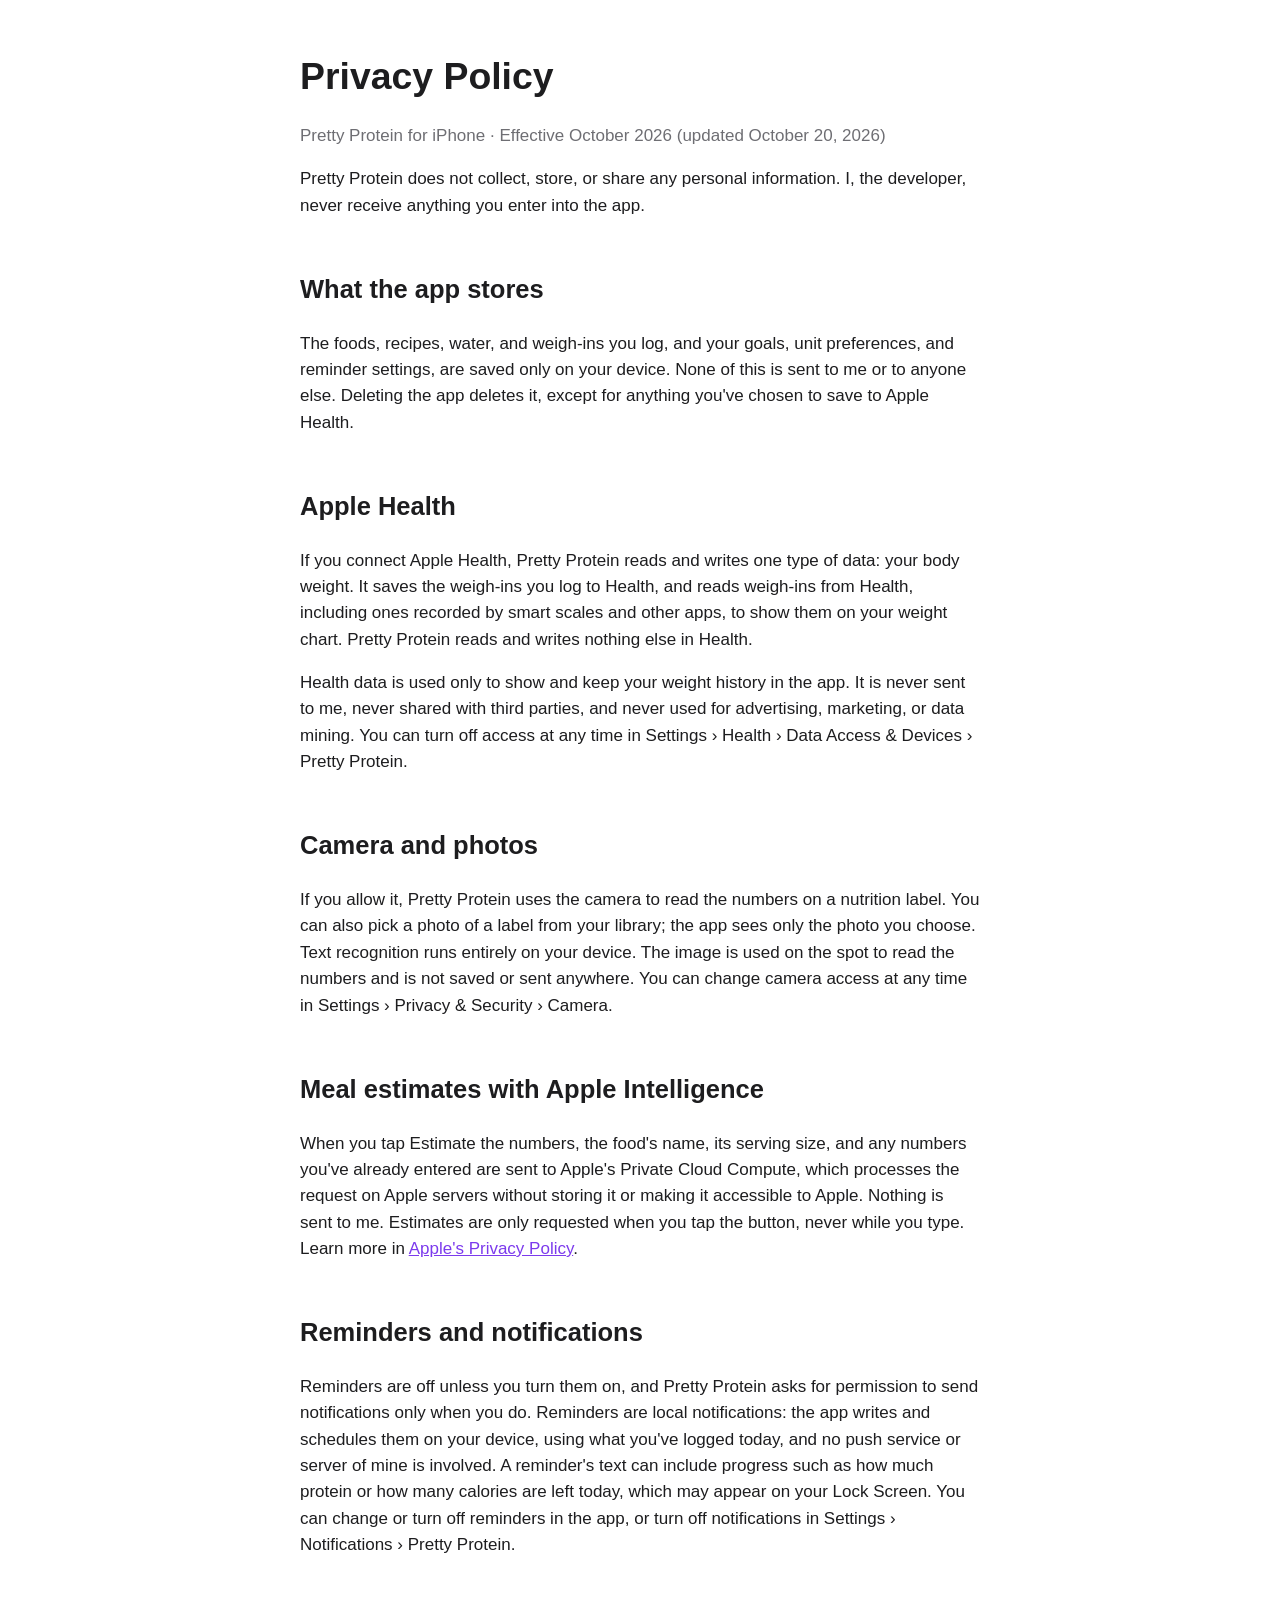
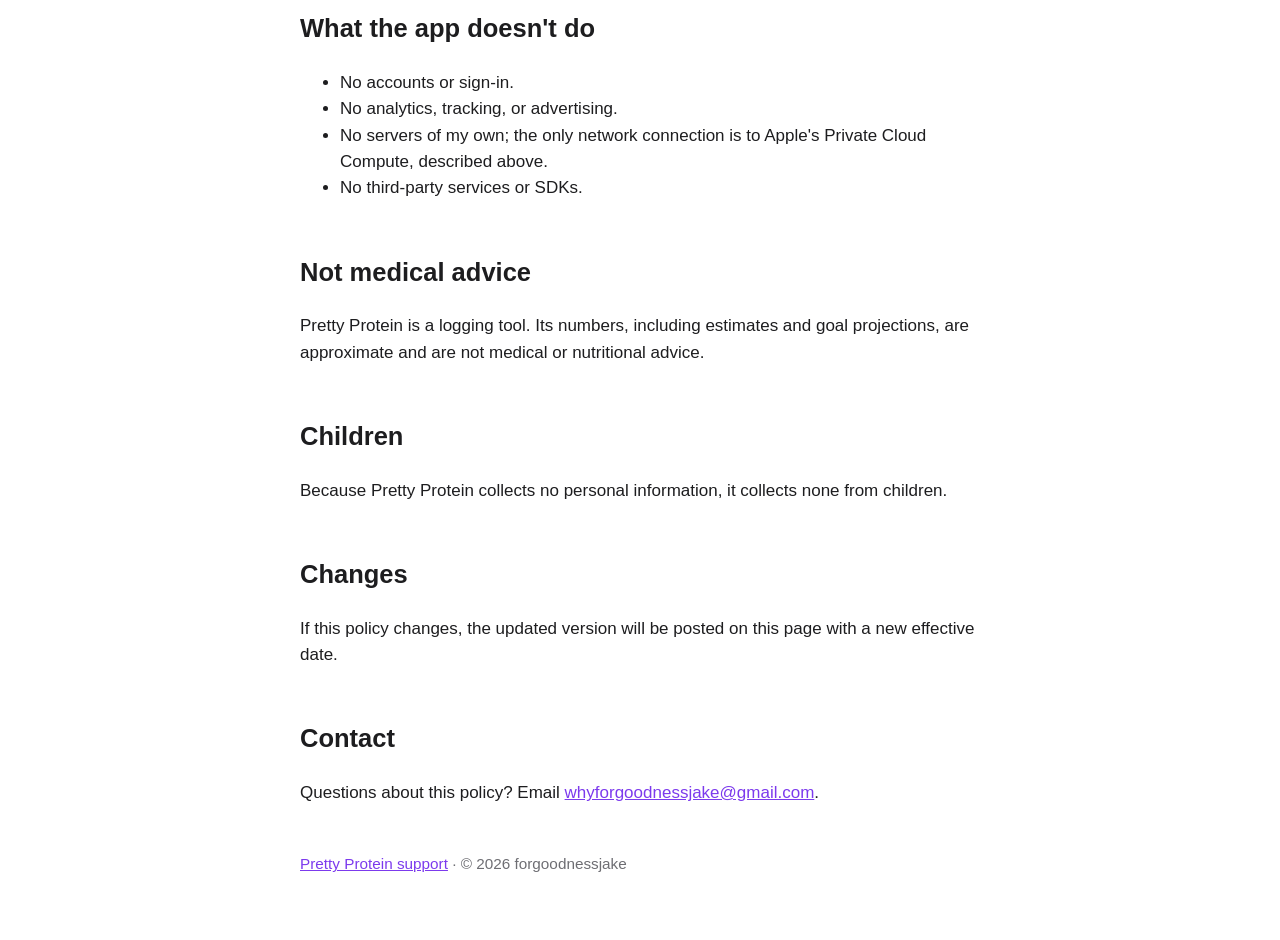
<file: pretty-protein/privacy.html>
<!doctype html>
<html lang="en">
<head>
  <meta charset="utf-8">
  <meta name="viewport" content="width=device-width, initial-scale=1">
  <title>Pretty Protein – Privacy Policy</title>
  <link rel="stylesheet" href="style.css">
</head>
<body>
<main>
  <h1>Privacy Policy</h1>
  <p class="subtitle">Pretty Protein for iPhone · Effective October 2026 (updated October 20, 2026)</p>

  <p>Pretty Protein does not collect, store, or share any personal information. I, the developer, never receive anything you enter into the app.</p>

  <h2>What the app stores</h2>
  <p>The foods, recipes, water, and weigh-ins you log, and your goals, unit preferences, and reminder settings, are saved only on your device. None of this is sent to me or to anyone else. Deleting the app deletes it, except for anything you've chosen to save to Apple Health.</p>

  <h2>Apple Health</h2>
  <p>If you connect Apple Health, Pretty Protein reads and writes one type of data: your body weight. It saves the weigh-ins you log to Health, and reads weigh-ins from Health, including ones recorded by smart scales and other apps, to show them on your weight chart. Pretty Protein reads and writes nothing else in Health.</p>
  <p>Health data is used only to show and keep your weight history in the app. It is never sent to me, never shared with third parties, and never used for advertising, marketing, or data mining. You can turn off access at any time in Settings › Health › Data Access &amp; Devices › Pretty Protein.</p>

  <h2>Camera and photos</h2>
  <p>If you allow it, Pretty Protein uses the camera to read the numbers on a nutrition label. You can also pick a photo of a label from your library; the app sees only the photo you choose. Text recognition runs entirely on your device. The image is used on the spot to read the numbers and is not saved or sent anywhere. You can change camera access at any time in Settings › Privacy &amp; Security › Camera.</p>

  <h2>Meal estimates with Apple Intelligence</h2>
  <p>When you tap Estimate the numbers, the food's name, its serving size, and any numbers you've already entered are sent to Apple's Private Cloud Compute, which processes the request on Apple servers without storing it or making it accessible to Apple. Nothing is sent to me. Estimates are only requested when you tap the button, never while you type. Learn more in <a href="https://www.apple.com/legal/privacy/">Apple's Privacy Policy</a>.</p>

  <h2>Reminders and notifications</h2>
  <p>Reminders are off unless you turn them on, and Pretty Protein asks for permission to send notifications only when you do. Reminders are local notifications: the app writes and schedules them on your device, using what you've logged today, and no push service or server of mine is involved. A reminder's text can include progress such as how much protein or how many calories are left today, which may appear on your Lock Screen. You can change or turn off reminders in the app, or turn off notifications in Settings › Notifications › Pretty Protein.</p>

  <h2>What the app doesn't do</h2>
  <ul>
    <li>No accounts or sign-in.</li>
    <li>No analytics, tracking, or advertising.</li>
    <li>No servers of my own; the only network connection is to Apple's Private Cloud Compute, described above.</li>
    <li>No third-party services or SDKs.</li>
  </ul>

  <h2>Not medical advice</h2>
  <p>Pretty Protein is a logging tool. Its numbers, including estimates and goal projections, are approximate and are not medical or nutritional advice.</p>

  <h2>Children</h2>
  <p>Because Pretty Protein collects no personal information, it collects none from children.</p>

  <h2>Changes</h2>
  <p>If this policy changes, the updated version will be posted on this page with a new effective date.</p>

  <h2>Contact</h2>
  <p>Questions about this policy? Email <a href="mailto:whyforgoodnessjake@gmail.com">whyforgoodnessjake@gmail.com</a>.</p>

  <footer><a href="index.html">Pretty Protein support</a> · © 2026 forgoodnessjake</footer>
</main>
</body>
</html>
</file>
<file: bank/style.css>
:root { color-scheme: light dark; --text: #1d1d1f; --muted: #6e6e73; --bg: #ffffff; --accent: #0071e3; }
@media (prefers-color-scheme: dark) { :root { --text: #f5f5f7; --muted: #a1a1a6; --bg: #000000; --accent: #2997ff; } }
body { margin: 0; background: var(--bg); color: var(--text); font: 17px/1.55 -apple-system, BlinkMacSystemFont, "Helvetica Neue", sans-serif; }
main { max-width: 680px; margin: 0 auto; padding: 48px 16px 64px; }
h1 { font-size: 2.2em; margin: 0 0 4px; }
h2 { margin-top: 2em; }
.subtitle, footer { color: var(--muted); }
a { color: var(--accent); }
footer { margin-top: 3em; font-size: 0.9em; }
</file>
<file: catch-up/style.css>
:root { color-scheme: light dark; --text: #1d1d1f; --muted: #6e6e73; --bg: #ffffff; --accent: #0071e3; }
@media (prefers-color-scheme: dark) { :root { --text: #f5f5f7; --muted: #a1a1a6; --bg: #000000; --accent: #2997ff; } }
body { margin: 0; background: var(--bg); color: var(--text); font: 17px/1.55 -apple-system, BlinkMacSystemFont, "Helvetica Neue", sans-serif; }
main { max-width: 680px; margin: 0 auto; padding: 48px 16px 64px; }
h1 { font-size: 2.2em; margin: 0 0 4px; }
h2 { margin-top: 2em; }
.subtitle, footer { color: var(--muted); }
a { color: var(--accent); }
footer { margin-top: 3em; font-size: 0.9em; }
</file>
<file: church-feud/style.css>
:root { color-scheme: light dark; --text: #1d1d1f; --muted: #6e6e73; --bg: #ffffff; --accent: #b45309; }
@media (prefers-color-scheme: dark) { :root { --text: #f5f5f7; --muted: #a1a1a6; --bg: #000000; --accent: #fbbf24; } }
body { margin: 0; background: var(--bg); color: var(--text); font: 17px/1.55 -apple-system, BlinkMacSystemFont, "Helvetica Neue", sans-serif; }
main { max-width: 680px; margin: 0 auto; padding: 48px 16px 64px; }
h1 { font-size: 2.2em; margin: 0 0 4px; }
h2 { margin-top: 2em; }
.subtitle, footer { color: var(--muted); }
a { color: var(--accent); }
footer { margin-top: 3em; font-size: 0.9em; }
</file>
<file: pretty-protein/style.css>
:root { color-scheme: light dark; --text: #1d1d1f; --muted: #6e6e73; --bg: #ffffff; --accent: #7c3aed; }
@media (prefers-color-scheme: dark) { :root { --text: #f5f5f7; --muted: #a1a1a6; --bg: #000000; --accent: #b794f6; } }
body { margin: 0; background: var(--bg); color: var(--text); font: 17px/1.55 -apple-system, BlinkMacSystemFont, "Helvetica Neue", sans-serif; }
main { max-width: 680px; margin: 0 auto; padding: 48px 16px 64px; }
h1 { font-size: 2.2em; margin: 0 0 4px; }
h2 { margin-top: 2em; }
.subtitle, footer { color: var(--muted); }
a { color: var(--accent); }
footer { margin-top: 3em; font-size: 0.9em; }
</file>
